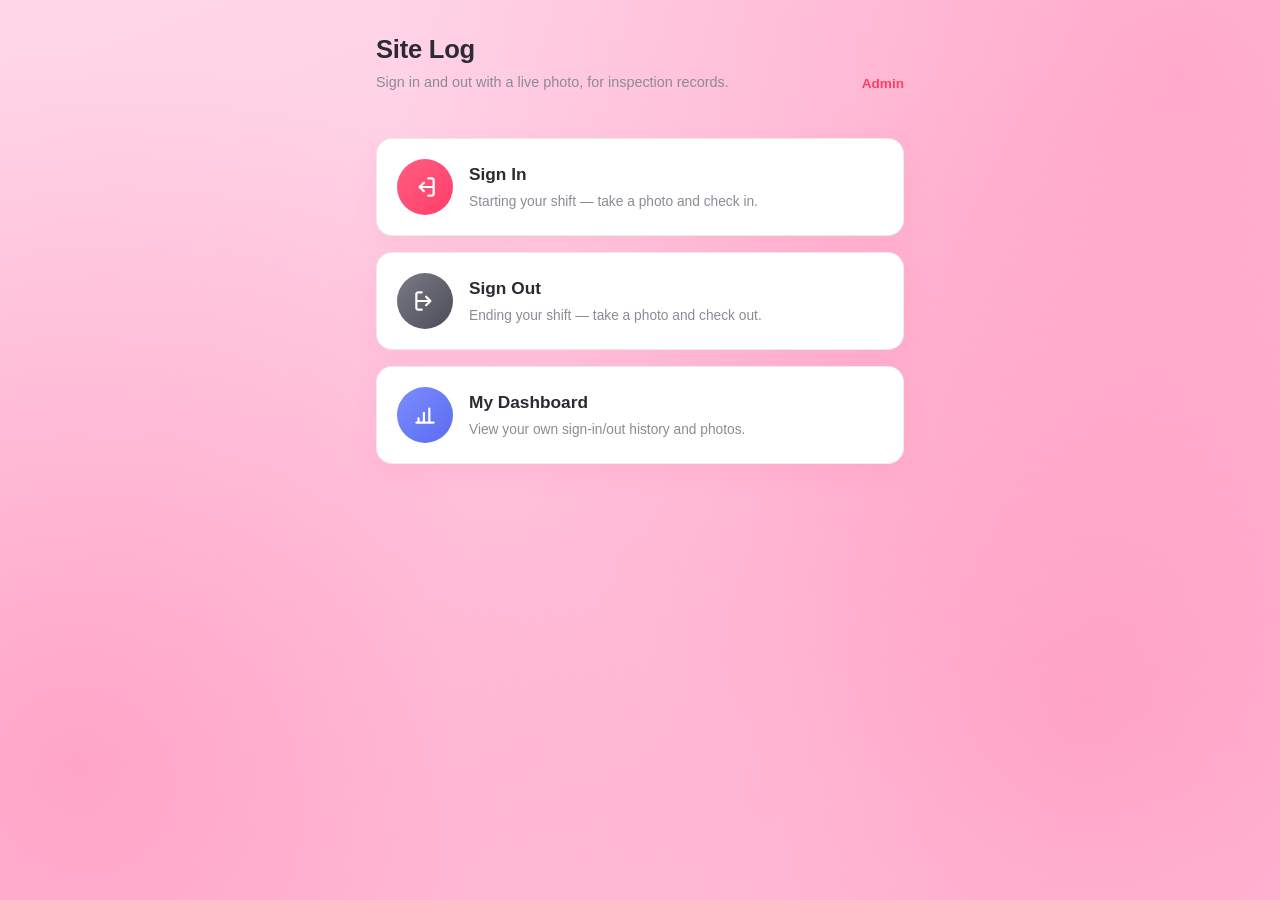
<file: index.html>
<!DOCTYPE html>
<html lang="en">
<head>
<meta charset="UTF-8">
<meta name="viewport" content="width=device-width, initial-scale=1.0">
<title>Site Log</title>
<link rel="stylesheet" href="/css/styles.css">
</head>
<body>
<div class="wrap">
  <header>
    <div>
      <h1>Site Log</h1>
      <p>Sign in and out with a live photo, for inspection records.</p>
    </div>
    <a href="/admin.html">Admin</a>
  </header>

  <a class="option-card" href="/signin.html">
    <div class="option-icon option-icon-in">
      <svg viewBox="0 0 24 24" fill="none" xmlns="http://www.w3.org/2000/svg"><path d="M11 16l-4-4m0 0l4-4m-4 4h12M15 4h3a2 2 0 012 2v12a2 2 0 01-2 2h-3" stroke="white" stroke-width="2" stroke-linecap="round" stroke-linejoin="round"/></svg>
    </div>
    <div class="option-body">
      <h3>Sign In</h3>
      <p>Starting your shift — take a photo and check in.</p>
    </div>
  </a>

  <a class="option-card" href="/signout.html">
    <div class="option-icon option-icon-out">
      <svg viewBox="0 0 24 24" fill="none" xmlns="http://www.w3.org/2000/svg"><path d="M13 8l4 4m0 0l-4 4m4-4H5M9 4H6a2 2 0 00-2 2v12a2 2 0 002 2h3" stroke="white" stroke-width="2" stroke-linecap="round" stroke-linejoin="round"/></svg>
    </div>
    <div class="option-body">
      <h3>Sign Out</h3>
      <p>Ending your shift — take a photo and check out.</p>
    </div>
  </a>

  <a class="option-card" href="/dashboard.html">
    <div class="option-icon option-icon-dash">
      <svg viewBox="0 0 24 24" fill="none" xmlns="http://www.w3.org/2000/svg"><path d="M4 19h16M6 15v4M11 10v9M16 6v13" stroke="white" stroke-width="2" stroke-linecap="round" stroke-linejoin="round"/></svg>
    </div>
    <div class="option-body">
      <h3>My Dashboard</h3>
      <p>View your own sign-in/out history and photos.</p>
    </div>
  </a>
</div>
</body>
</html>
</file>
<file: css/styles.css>
:root{
  --pink-1: #ffd6e8;
  --pink-2: #ffc2dc;
  --pink-blob-1: rgba(255, 140, 180, 0.55);
  --pink-blob-2: rgba(255, 120, 165, 0.45);
  --ink: #2b2b33;
  --muted: #8b8b95;
  --card-bg: #ffffff;
  --accent-1: #ff5f82;
  --accent-2: #ff3d68;
  --green-bg: #e3f8ec;
  --green-ink: #1f8a4c;
  --red-bg: #ffe3ea;
  --red-ink: #d13a5c;
  --grey-bg: #f1f1f4;
  --line: rgba(43, 43, 51, 0.09);
  --radius: 16px;
  --radius-sm: 10px;
}
*{box-sizing:border-box;}
html,body{margin:0;padding:0;}
body{
  min-height:100vh;
  color: var(--ink);
  font-family: -apple-system, BlinkMacSystemFont, 'Segoe UI', Inter, sans-serif;
  line-height:1.5;
  background:
    radial-gradient(circle at 92% 8%, var(--pink-blob-1) 0%, rgba(255,140,180,0) 55%),
    radial-gradient(circle at 6% 85%, var(--pink-blob-2) 0%, rgba(255,120,165,0) 50%),
    radial-gradient(circle at 85% 78%, var(--pink-blob-1) 0%, rgba(255,140,180,0) 50%),
    linear-gradient(160deg, var(--pink-1), var(--pink-2));
  background-attachment: fixed;
}
.wrap{ max-width: 560px; margin: 0 auto; padding: 24px 16px 60px; }
.wrap.wide{ max-width: 920px; }
header{ padding: 6px 0 22px; margin-bottom: 22px; display:flex; flex-wrap:wrap; justify-content:space-between; align-items:flex-end; gap:12px; }
header h1{ font-size: 1.6rem; margin: 0 0 4px; font-weight: 800; letter-spacing: -0.01em; color: var(--ink); }
header p{ margin:0; color: var(--muted); font-size: 0.9rem; }
header a{ color: var(--accent-2); font-size: 0.85rem; font-weight:600; text-decoration:none; }
header a:hover{ text-decoration: underline; }

.card{ background: var(--card-bg); border: 1px solid var(--line); border-radius: var(--radius); padding: 20px; margin-bottom: 16px; box-shadow: 0 8px 24px rgba(255, 90, 140, 0.10); }
label{ display:block; font-size: 0.82rem; color: var(--muted); margin-bottom: 6px; font-weight:600; }
input[type="text"], input[type="password"], input[type="tel"], input[type="date"]{
  width:100%; background: #fff; border: 1.5px solid var(--line); color: var(--ink);
  padding: 12px 14px; border-radius: var(--radius-sm); font-size: 1rem; font-family: inherit;
}
input:focus{ outline: none; border-color: var(--accent-1); }
.field{ margin-bottom: 14px; }

.status-row{ display:flex; align-items:center; justify-content:space-between; margin-top:14px; padding-top:14px; border-top: 1px solid var(--line); }
.status-label{ font-size:0.82rem; color: var(--muted); font-weight:600; }
.status-pill{ font-size:0.8rem; font-weight:700; padding: 4px 12px; border-radius: 20px; }
.status-pill.in{ background: var(--green-bg); color: var(--green-ink); }
.status-pill.out{ background: var(--red-bg); color: var(--red-ink); }
.status-pill.none{ background: var(--grey-bg); color: var(--muted); }

.actions{ display:flex; gap:10px; margin-top:16px; flex-wrap: wrap; }
.actions button{ flex: 1 1 auto; min-width: 110px; }
button{ font-family: inherit; font-size: 0.98rem; font-weight: 700; border: none; border-radius: 999px; padding: 14px 18px; cursor: pointer; transition: transform 0.08s ease, opacity 0.15s ease, box-shadow 0.15s ease; }
button:active{ transform: scale(0.98); }
button:disabled{ opacity: 0.45; cursor: not-allowed; }
.btn-in{ background: linear-gradient(135deg, var(--accent-1), var(--accent-2)); color: #fff; flex:1; box-shadow: 0 6px 16px rgba(255, 61, 104, 0.35); }
.btn-out{ background: #fff; color: var(--ink); border: 1.5px solid var(--line); flex:1; }
.btn-full{ width:100%; }
.btn-secondary{ background: #fff; color: var(--ink); border: 1.5px solid var(--line); }
.btn-danger-outline{ background: #fff; color: var(--red-ink); border: 1.5px solid rgba(209, 58, 92, 0.35); }
.btn-small{ padding: 8px 14px; font-size: 0.82rem; }

.capture-panel{ display:none; }
.capture-panel.open{ display:block; }
.capture-title{ font-weight: 800; font-size: 1.05rem; margin: 0 0 12px; }
.photo-slot{ border: 1.5px dashed var(--line); border-radius: var(--radius-sm); padding: 18px; text-align:center; color: var(--muted); font-size: 0.88rem; cursor:pointer; margin-bottom: 12px; }
.photo-preview{ width:100%; max-height: 320px; object-fit: cover; border-radius: var(--radius-sm); margin-bottom: 12px; display:block; }
input[type="file"]{ display:none; }
.camera-box{ width:100%; border-radius: var(--radius-sm); overflow:hidden; background:#000; margin-bottom: 12px; }
.camera-box video{ width:100%; max-height: 360px; object-fit: cover; display:block; }
.photo-thumbs{ display:flex; flex-wrap:wrap; gap:8px; margin-bottom: 12px; }
.photo-thumbs:empty{ margin-bottom:0; }
.photo-thumb{ position:relative; width:64px; height:64px; }
.photo-thumb img{ width:100%; height:100%; object-fit:cover; border-radius: var(--radius-sm); display:block; }
.photo-thumb-remove{ position:absolute; top:-6px; right:-6px; width:20px; height:20px; border-radius:50%; background: var(--accent-2); color:#fff; font-size:14px; line-height:1; padding:0; display:flex; align-items:center; justify-content:center; box-shadow: 0 2px 6px rgba(0,0,0,0.2); }
.photo-cell-btn{
  display:flex; align-items:center; gap:8px; background:none; border:none; cursor:pointer; padding:0;
  font-family:inherit; color: var(--ink);
}
.photo-cell-stack{ position:relative; width:44px; height:44px; flex-shrink:0; }
.photo-cell-stack img{ position:absolute; top:0; left:0; width:44px; height:44px; object-fit:cover; border-radius:8px; border: 2px solid #fff; box-shadow: 0 2px 6px rgba(0,0,0,0.12); }
.photo-cell-stack img:nth-child(2){ top:4px; left:4px; }
.photo-cell-stack img:nth-child(3){ top:8px; left:8px; }
.photo-cell-count{ font-size:0.78rem; font-weight:700; color: var(--accent-2); white-space:nowrap; }
.photo-cell-empty{ color: var(--muted); font-size:0.82rem; }

.log-title{ font-size: 0.85rem; color: var(--muted); margin: 26px 0 10px; display:flex; justify-content:space-between; align-items:center; font-weight:600; }
.entry-type{ font-size: 0.72rem; font-weight: 800; letter-spacing: 0.02em; padding: 3px 9px; border-radius: 20px; flex-shrink:0; }
.entry-type.in{ background: var(--green-bg); color: var(--green-ink); }
.entry-type.out{ background: var(--red-bg); color: var(--red-ink); }

.empty{ color: var(--muted); font-size: 0.88rem; padding: 18px 0; text-align:center; }
.note{ font-size: 0.78rem; color: var(--muted); margin-top: 10px; }
.error-text{ font-size: 0.82rem; color: var(--red-ink); margin-top: 8px; font-weight:600; }

.lightbox{ display:none; position:fixed; inset:0; background: rgba(20,10,15,0.82); z-index: 50; align-items:flex-start; justify-content:center; padding: 24px 16px; overflow-y:auto; }
.lightbox.open{ display:flex; }
.lightbox-inner{ max-width: 480px; width:100%; margin: auto 0; display:flex; flex-direction:column; gap:14px; }
.lightbox-inner img{ width:100%; border-radius: var(--radius); display:block; }
.lightbox-close{
  position:sticky; top:0; align-self:flex-end; width:36px; height:36px; border-radius:50%;
  background: #fff; color: var(--ink); font-size:18px; font-weight:800; border:none; cursor:pointer;
  display:flex; align-items:center; justify-content:center; box-shadow: 0 4px 12px rgba(0,0,0,0.2); z-index:1;
}

.toast{ position: fixed; bottom: 20px; left: 50%; transform: translateX(-50%) translateY(10px); background: var(--ink); border: 1px solid rgba(255,255,255,0.1); color: #fff; padding: 10px 18px; border-radius: 999px; font-size: 0.85rem; font-weight:600; opacity:0; transition: opacity 0.2s ease, transform 0.2s ease; pointer-events:none; z-index: 60; }
.toast.show{ opacity:1; transform: translateX(-50%) translateY(0); }
.toast.error{ background: var(--accent-2); }

.spinner{ display:inline-block; width:14px; height:14px; border: 2px solid rgba(255,255,255,0.4); border-top-color: currentColor; border-radius: 50%; animation: spin 0.7s linear infinite; vertical-align: -2px; margin-right: 6px; }
@keyframes spin{ to{ transform: rotate(360deg); } }

table{ width:100%; border-collapse: collapse; font-size:0.88rem; min-width: 560px; }
th{ text-align:left; color: var(--muted); font-weight:700; font-size:0.76rem; text-transform:uppercase; letter-spacing:0.03em; padding: 10px; border-bottom: 1.5px solid var(--line); }
td{ padding: 10px; border-bottom: 1px solid var(--line); vertical-align: middle; }
.table-scroll{ overflow-x: auto; -webkit-overflow-scrolling: touch; margin: 0 -4px; padding: 0 4px; }
.filters{ display:flex; gap:10px; flex-wrap:wrap; margin-bottom: 14px; }
.filters .field{ flex:1; min-width:140px; margin-bottom:0; }

/* ── Landing option cards ─────────────────────────────────────────────── */
.option-card{
  display:flex; align-items:center; gap:16px; text-decoration:none; color:inherit;
  background: var(--card-bg); border: 1px solid var(--line); border-radius: var(--radius);
  padding: 20px; margin-bottom: 16px; box-shadow: 0 8px 24px rgba(255, 90, 140, 0.10);
  transition: transform 0.12s ease, box-shadow 0.12s ease;
}
.option-card:active{ transform: scale(0.98); }
.option-icon{ width:56px; height:56px; border-radius:50%; display:flex; align-items:center; justify-content:center; flex-shrink:0; }
.option-icon svg{ width:26px; height:26px; }
.option-icon-in{ background: linear-gradient(135deg, var(--accent-1), var(--accent-2)); }
.option-icon-out{ background: linear-gradient(135deg, #7a7a86, #4d4d59); }
.option-icon-dash{ background: linear-gradient(135deg, #7c8cff, #5a6cf0); }
.option-body h3{ margin:0 0 4px; font-size:1.08rem; font-weight:800; }
.option-body p{ margin:0; color: var(--muted); font-size:0.86rem; }

/* ── Stat cards ───────────────────────────────────────────────────────── */
.stat-grid{ display:flex; gap:12px; margin-bottom:16px; flex-wrap:wrap; }
.stat-card{ flex:1; min-width:150px; text-align:center; padding: 20px 12px; margin-bottom:0; }
.stat-value{ font-size:1.9rem; font-weight:800; color: var(--accent-2); line-height:1.1; }
.stat-label{ font-size:0.78rem; color: var(--muted); margin-top:6px; font-weight:600; }

/* ── Split login layout ──────────────────────────────────────────────── */
.login-split{
  display:flex; flex-wrap:wrap; padding:0; overflow:hidden;
  margin-top: 40px;
}
.login-visual{
  flex: 1 1 300px;
  background:
    radial-gradient(circle at 30% 20%, var(--pink-blob-1) 0%, rgba(255,140,180,0) 55%),
    radial-gradient(circle at 75% 80%, var(--pink-blob-2) 0%, rgba(255,120,165,0) 50%),
    linear-gradient(160deg, var(--pink-1), var(--pink-2));
  display:flex; align-items:center; justify-content:center; padding: 48px 32px;
}
.login-logo{ max-width: 240px; width:100%; filter: drop-shadow(0 12px 28px rgba(255, 60, 105, 0.28)); }
.login-form-panel{ flex: 1 1 300px; padding: 48px 40px; }
.login-title{ margin:0 0 6px; font-size:1.5rem; font-weight:800; }
.login-subtitle{ margin:0 0 24px; color: var(--muted); font-size:0.9rem; }
.login-back-link{ display:inline-block; margin-top:14px; color: var(--accent-2); font-size:0.85rem; font-weight:600; text-decoration:none; }
.login-back-link:hover{ text-decoration:underline; }
@media (max-width: 640px){
  .login-visual{ padding: 32px; }
  .login-form-panel{ padding: 32px 24px; }
}

/* ── Success overlay ─────────────────────────────────────────────────── */
.success-overlay{
  display:none; position:fixed; inset:0; z-index: 200;
  align-items:center; justify-content:center; padding: 24px;
  background:
    radial-gradient(circle at 92% 8%, var(--pink-blob-1) 0%, rgba(255,140,180,0) 55%),
    radial-gradient(circle at 6% 85%, var(--pink-blob-2) 0%, rgba(255,120,165,0) 50%),
    linear-gradient(160deg, var(--pink-1), var(--pink-2));
}
.success-overlay.open{ display:flex; }
.success-card{
  background: var(--card-bg); border-radius: 24px; padding: 44px 32px 36px;
  max-width: 380px; width:100%; text-align:center;
  box-shadow: 0 24px 60px rgba(255, 60, 105, 0.25);
}
.success-icon{
  width:68px; height:68px; border-radius:50%; margin:0 auto 22px;
  background: linear-gradient(135deg, var(--accent-1), var(--accent-2));
  display:flex; align-items:center; justify-content:center;
  box-shadow: 0 8px 20px rgba(255, 61, 104, 0.35);
}
.success-icon svg{ width:32px; height:32px; }
.success-card h2{ margin: 0 0 10px; font-size: 1.4rem; font-weight: 800; }
.success-card p{ margin: 0 0 26px; color: var(--muted); font-size: 0.92rem; }
.success-card button{ width:100%; }
</file>
